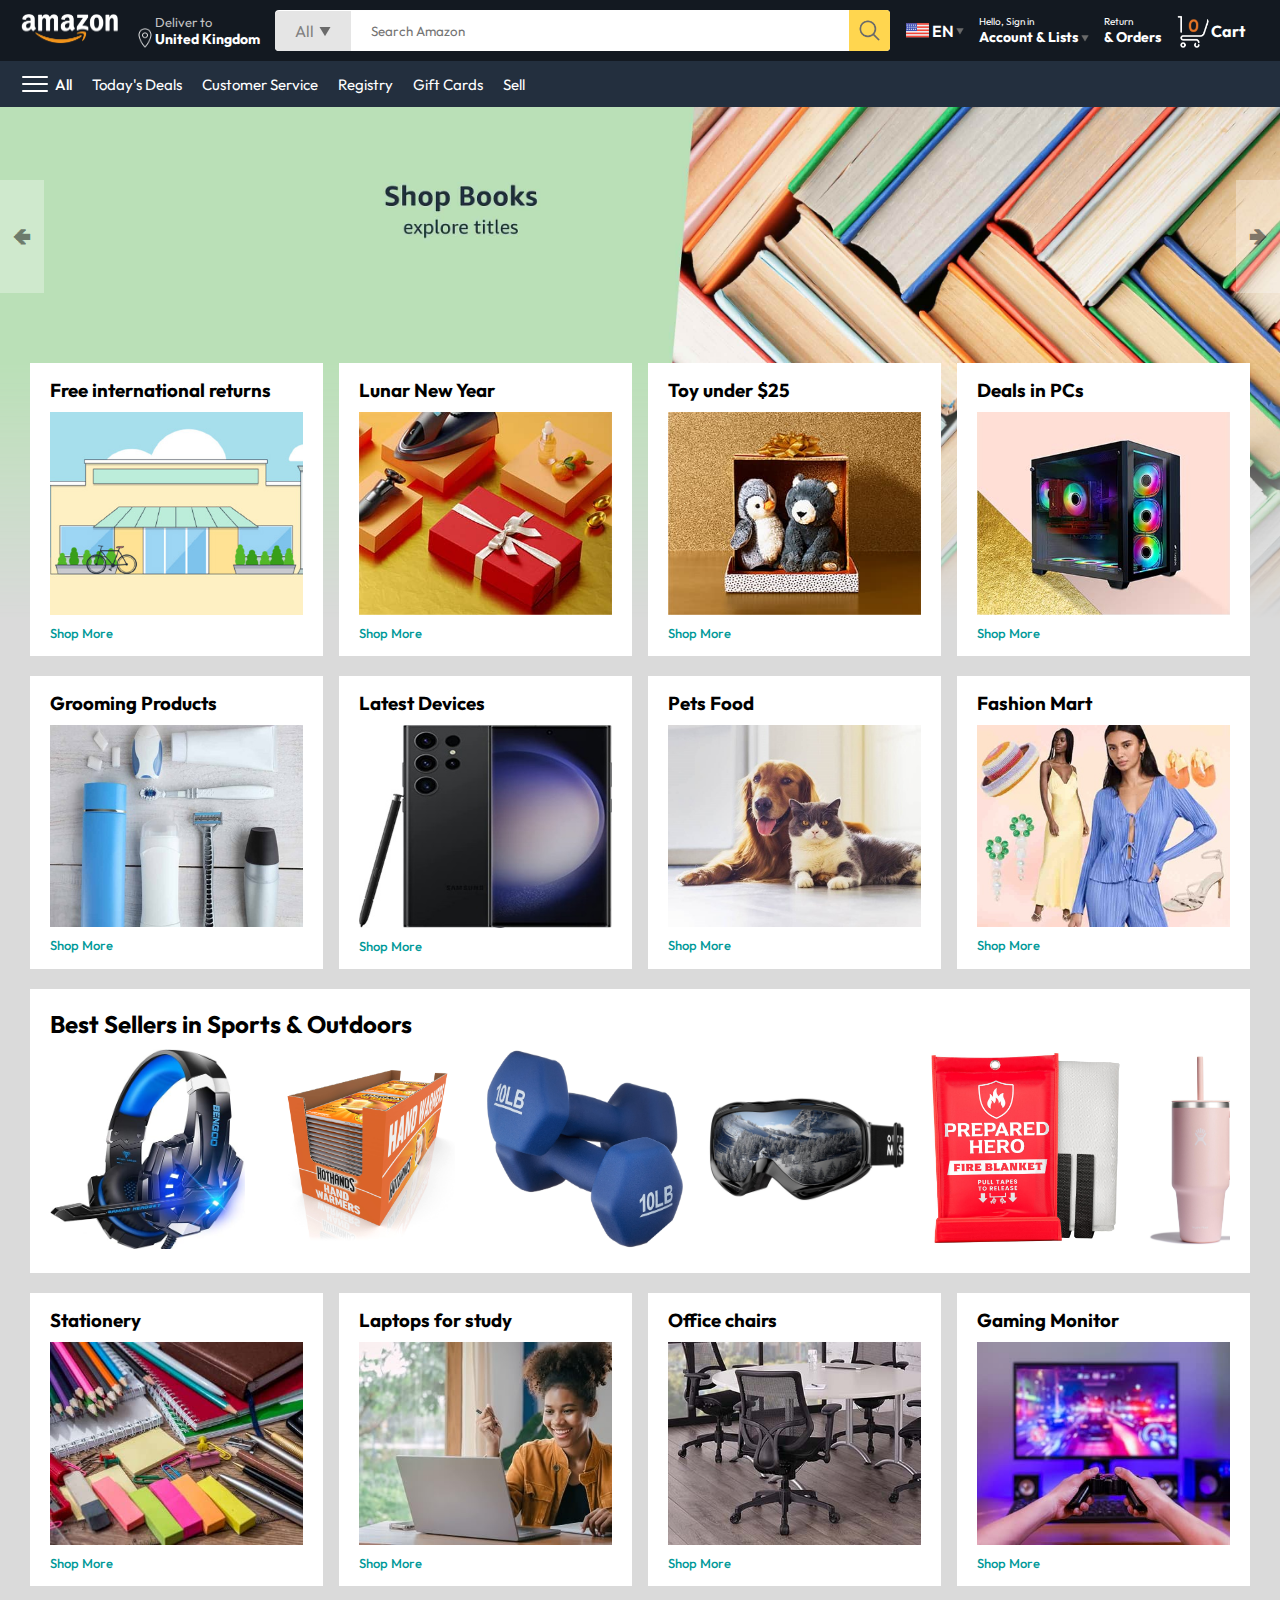
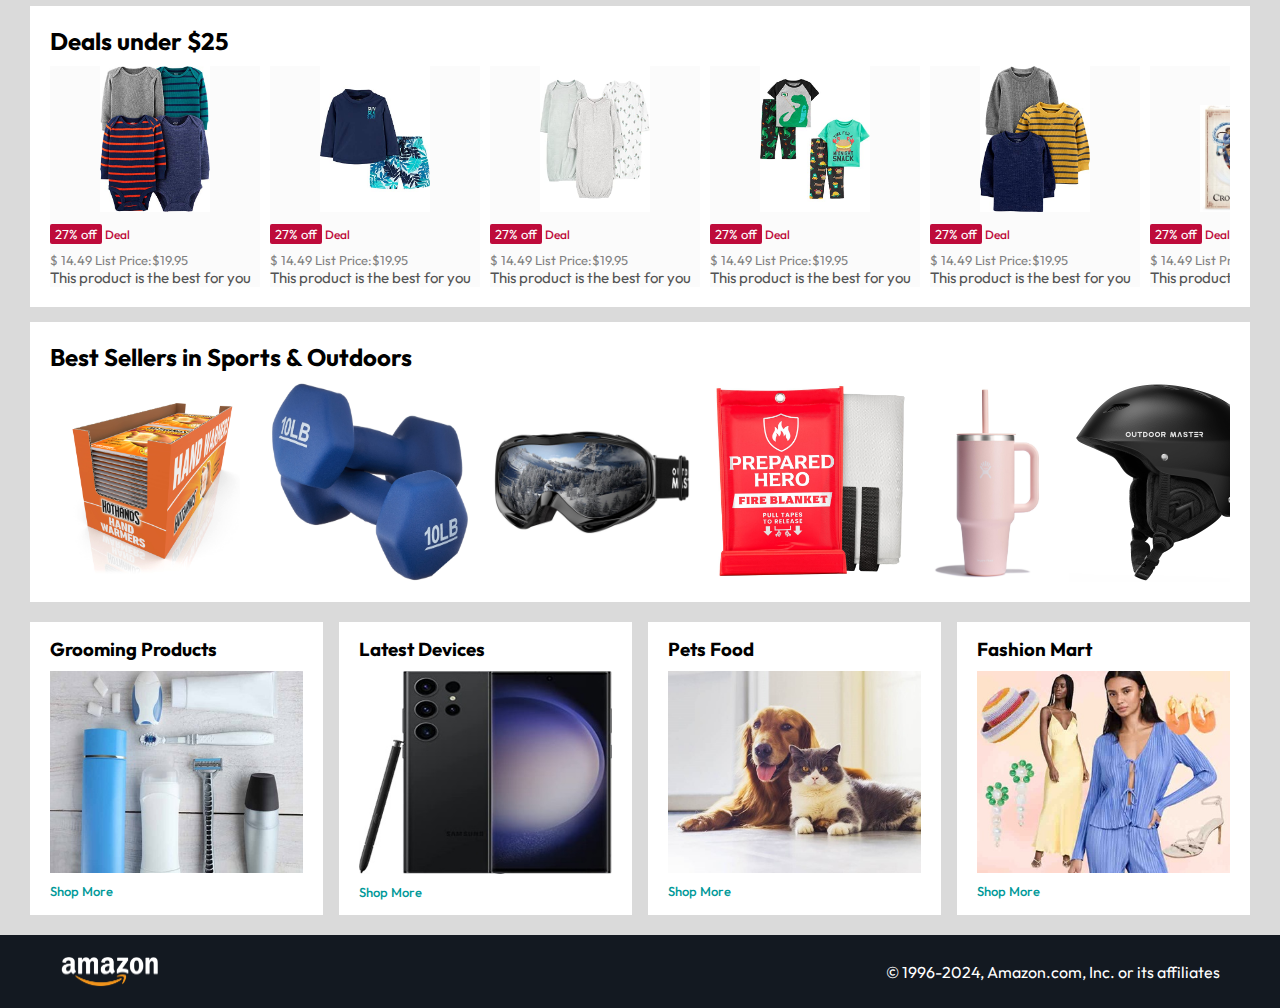
<file: index.html>
<!DOCTYPE html>
<html lang="en">

<head>
    <meta charset="UTF-8">
    <meta name="viewport" content="width=device-width, initial-scale=1.0">
    <title>Amazon Clone by Pratik Naik</title>
    <!-- favicon links  -->
    <link rel="apple-touch-icon" sizes="180x180" href="favicon/apple-touch-icon.png">
    <link rel="icon" type="image/png" sizes="32x32" href="favicon/favicon-32x32.png">
    <link rel="icon" type="image/png" sizes="16x16" href="favicon/favicon-16x16.png">
    <link rel="manifest" href="favicon/site.webmanifest">
    <link rel="mask-icon" href="favicon/safari-pinned-tab.svg" color="#5bbad5">
    <meta name="msapplication-TileColor" content="#da532c">
    <meta name="theme-color" content="#ffffff">
    <!-- stylesheets  -->
    <link rel="stylesheet" href="style.css">
</head>

<body>
    <!-- navigation bar starts  -->
    <nav>
        <a href="index.html">
            <img src="./assets/amazon_logo.png" width="100" alt="amazon_logo">
        </a>
        <div class="nav-country">
            <img src="./assets/location_icon.png" height="20" alt="location_icon">
            <div>
                <p>Deliver to</p>
                <h1>United Kingdom</h1>
            </div>
        </div>
        <div class="nav-search">
            <div class="nav-search-category">
                <p>All</p>
                <img src="./assets/dropdown_icon.png" height="12" alt="dropdown_icon">
            </div>
            <input class="nav-search-input" type="text" placeholder="Search Amazon">
            <img class="nav-search-icon" src="./assets/search_icon.png"  alt="">
        </div>
        <div class="nav-language">
            <img src="./assets/us_flag.png" width="25px" alt="">
            <p>EN</p>
            <img src="./assets/dropdown_icon.png" width="8px" alt="">
        </div>
        <div class="nav-text">
            <p><a href="signin.html">Hello, Sign in</a></p>
            <h1>Account & Lists <img src="./assets/dropdown_icon.png" width="8px" alt=""></h1>
        </div>
        <div class="nav-text">
            <p>Return</p>
            <h1> & Orders</h1>
        </div>
        <a href="signin.html" class="mobile-user-icon" style="display: none;">
            <img src="./assets/user.png" alt="">
        </a>
        <a href="cart.html" class="nav-cart">
            <img src="./assets/cart_icon.png" width="35px" alt="">
            <h4>Cart</h4>
        </a>
        
        
    </nav>
    <!-- navigation bar ends  -->

    <!-- sub navigation bar starts -->
    <div class="nav-bottom">
        <div id="open-nav-sidebar">
            <img src="./assets/menu_icon.png" width="30px" alt="">
            <p>All</p>
        </div>
        <p>Today's Deals</p>
        <p>Customer Service</p>
        <p>Registry</p>
        <p>Gift Cards</p>
        <p>Sell</p>
    </div>
    <!-- sub navigation bar ends  -->

    <!-- sidebar navigation starts  -->
    <div class="slidebar-container-navigation" id="slidebar-container-navigation">
        
    </div>

    <!-- sidebar navigation ends  -->

    <!-- header slider starts  -->
    <div class="header-slider">
        <a href="#" class="control_prev">&#129144</a>
        <a href="#" class="control_next">&#129146</a>
        <ul>
            <img src="./assets/header1.jpg" class="header-img" alt="">
            <img src="./assets/header2.jpg" class="header-img" alt="">
            <img src="./assets/header3.jpg" class="header-img" alt="">
            <img src="./assets/header4.jpg" class="header-img" alt="">
            <img src="./assets/header5.jpg" class="header-img" alt="">
            <img src="./assets/header6.jpg" class="header-img" alt="">
        </ul>
    </div>
    <!-- header slider ends -->

    <div class="box-row header-box">
        <div class="box-col">
            <h3>Free international returns</h3>
            <img src="./assets/box1-1.jpg" alt="">
            <a href="/">Shop More</a>
        </div>
        <div class="box-col">
            <h3>Lunar New Year</h3>
            <img src="./assets/box1-2.jpg" alt="">
            <a href="/">Shop More</a>
        </div>
        <div class="box-col">
            <h3>Toy under $25</h3>
            <img src="./assets/box1-3.jpg" alt="">
            <a href="/">Shop More</a>
        </div>
        <div class="box-col">
            <h3>Deals in PCs</h3>
            <img src="./assets/box1-4.jpg" alt="">
            <a href="/">Shop More</a>
        </div>
    </div>

    <div class="box-row ">
        <div class="box-col">
            <h3>Grooming Products</h3>
            <img src="./assets/box2-1.jpg" alt="">
            <a href="/">Shop More</a>
        </div>
        <div class="box-col">
            <h3>Latest Devices</h3>
            <img src="./assets/box2-2.jpg" alt="">
            <a href="/">Shop More</a>
        </div>
        <div class="box-col">
            <h3>Pets Food</h3>
            <img src="./assets/box2-3.jpg" alt="">
            <a href="/">Shop More</a>
        </div>
        <div class="box-col">
            <h3>Fashion Mart</h3>
            <img src="./assets/box2-4.jpg" alt="">
            <a href="/">Shop More</a>
        </div>
    </div>

    <div class="products-slider">
        <h2>Best Sellers in Sports & Outdoors</h2>
        <div class="products">
            <a href="product.html">
                <img src="./assets/product_img.jpg" alt="">
            </a>
            <img src="./assets/product1-1.jpg" alt="">
            <img src="./assets/product1-2.jpg" alt="">
            <img src="./assets/product1-3.jpg" alt="">
            <img src="./assets/product1-4.jpg" alt="">
            <img src="./assets/product1-5.jpg" alt="">
            <img src="./assets/product1-6.jpg" alt="">
            <img src="./assets/product1-7.jpg" alt="">
            <img src="./assets/product1-8.jpg" alt="">
            <img src="./assets/product1-9.jpg" alt="">
            <img src="./assets/product1-10.jpg" alt="">
        </div>
    </div>

    <div class="box-row ">
        <div class="box-col">
            <h3>Stationery</h3>
            <img src="./assets/box3-1.jpg" alt="">
            <a href="/">Shop More</a>
        </div>
        <div class="box-col">
            <h3>Laptops for study</h3>
            <img src="./assets/box3-2.jpg" alt="">
            <a href="/">Shop More</a>
        </div>
        <div class="box-col">
            <h3>Office chairs</h3>
            <img src="./assets/box3-3.jpg" alt="">
            <a href="/">Shop More</a>
        </div>
        <div class="box-col">
            <h3>Gaming Monitor</h3>
            <img src="./assets/box3-4.jpg" alt="">
            <a href="/">Shop More</a>
        </div>
    </div>

    <div class="products-slider-with-price">
        <h2>Deals under $25</h2>
        <div class="products">
            <div class="product-card">
                <div class="product-img-container">
                    <img src="./assets/product2-1.jpg" alt="">
                </div>
                <div class="product-offer">
                    <p>27% off</p> <span>Deal</span>
                </div>
                <p class="product-price">$ <span>14.49</span> List Price:$19.95</p>
                <h4>This product is the best for you</h4>
            </div>
            <div class="product-card">
                <div class="product-img-container">
                    <img src="./assets/product2-2.jpg" alt="">
                </div>
                <div class="product-offer">
                    <p>27% off</p> <span>Deal</span>
                </div>
                <p class="product-price">$ <span>14.49</span> List Price:$19.95</p>
                <h4>This product is the best for you</h4>
            </div>
            <div class="product-card">
                <div class="product-img-container">
                    <img src="./assets/product2-3.jpg" alt="">
                </div>
                <div class="product-offer">
                    <p>27% off</p> <span>Deal</span>
                </div>
                <p class="product-price">$ <span>14.49</span> List Price:$19.95</p>
                <h4>This product is the best for you</h4>
            </div>
            <div class="product-card">
                <div class="product-img-container">
                    <img src="./assets/product2-4.jpg" alt="">
                </div>
                <div class="product-offer">
                    <p>27% off</p> <span>Deal</span>
                </div>
                <p class="product-price">$ <span>14.49</span> List Price:$19.95</p>
                <h4>This product is the best for you</h4>
            </div>
            <div class="product-card">
                <div class="product-img-container">
                    <img src="./assets/product2-5.jpg" alt="">
                </div>
                <div class="product-offer">
                    <p>27% off</p> <span>Deal</span>
                </div>
                <p class="product-price">$ <span>14.49</span> List Price:$19.95</p>
                <h4>This product is the best for you</h4>
            </div>
            <div class="product-card">
                <div class="product-img-container">
                    <img src="./assets/product2-6.jpg" alt="">
                </div>
                <div class="product-offer">
                    <p>27% off</p> <span>Deal</span>
                </div>
                <p class="product-price">$ <span>14.49</span> List Price:$19.95</p>
                <h4>This product is the best for you</h4>
            </div>
            <div class="product-card">
                <div class="product-img-container">
                    <img src="./assets/product2-7.jpg" alt="">
                </div>
                <div class="product-offer">
                    <p>27% off</p> <span>Deal</span>
                </div>
                <p class="product-price">$ <span>14.49</span> List Price:$19.95</p>
                <h4>This product is the best for you</h4>
            </div>
            <div class="product-card">
                <div class="product-img-container">
                    <img src="./assets/product2-8.jpg" alt="">
                </div>
                <div class="product-offer">
                    <p>27% off</p> <span>Deal</span>
                </div>
                <p class="product-price">$ <span>14.49</span> List Price:$19.95</p>
                <h4>This product is the best for you</h4>
            </div>
            <div class="product-card">
                <div class="product-img-container">
                    <img src="./assets/product2-9.jpg" alt="">
                </div>
                <div class="product-offer">
                    <p>27% off</p> <span>Deal</span>
                </div>
                <p class="product-price">$ <span>14.49</span> List Price:$19.95</p>
                <h4>This product is the best for you</h4>
            </div>
            <div class="product-card">
                <div class="product-img-container">
                    <img src="./assets/product2-10.jpg" alt="">
                </div>
                <div class="product-offer">
                    <p>27% off</p> <span>Deal</span>
                </div>
                <p class="product-price">$ <span>14.49</span> List Price:$19.95</p>
                <h4>This product is the best for you</h4>
            </div>
            <div class="product-card">
                <div class="product-img-container">
                    <img src="./assets/product2-11.jpg" alt="">
                </div>
                <div class="product-offer">
                    <p>27% off</p> <span>Deal</span>
                </div>
                <p class="product-price">$ <span>14.49</span> List Price:$19.95</p>
                <h4>This product is the best for you</h4>
            </div>
        </div>

    </div>

    <div class="products-slider">
        <h2>Best Sellers in Sports & Outdoors</h2>
        <div class="products">
            <img src="./assets/product1-1.jpg" alt="">
            <img src="./assets/product1-2.jpg" alt="">
            <img src="./assets/product1-3.jpg" alt="">
            <img src="./assets/product1-4.jpg" alt="">
            <img src="./assets/product1-5.jpg" alt="">
            <img src="./assets/product1-6.jpg" alt="">
            <img src="./assets/product1-7.jpg" alt="">
            <img src="./assets/product1-8.jpg" alt="">
            <img src="./assets/product1-9.jpg" alt="">
            <img src="./assets/product1-10.jpg" alt="">
        </div>
    </div>

    <div class="box-row ">
        <div class="box-col">
            <h3>Grooming Products</h3>
            <img src="./assets/box2-1.jpg" alt="">
            <a href="/">Shop More</a>
        </div>
        <div class="box-col">
            <h3>Latest Devices</h3>
            <img src="./assets/box2-2.jpg" alt="">
            <a href="/">Shop More</a>
        </div>
        <div class="box-col">
            <h3>Pets Food</h3>
            <img src="./assets/box2-3.jpg" alt="">
            <a href="/">Shop More</a>
        </div>
        <div class="box-col">
            <h3>Fashion Mart</h3>
            <img src="./assets/box2-4.jpg" alt="">
            <a href="/">Shop More</a>
        </div>
    </div>

    <footer>
        <img src="./assets/amazon_logo.png" width="100" alt="">
        <p>© 1996-2024, Amazon.com, Inc. or its affiliates</p>
    </footer>

    <script src="script.js"></script>
</body>

</html>
</file>
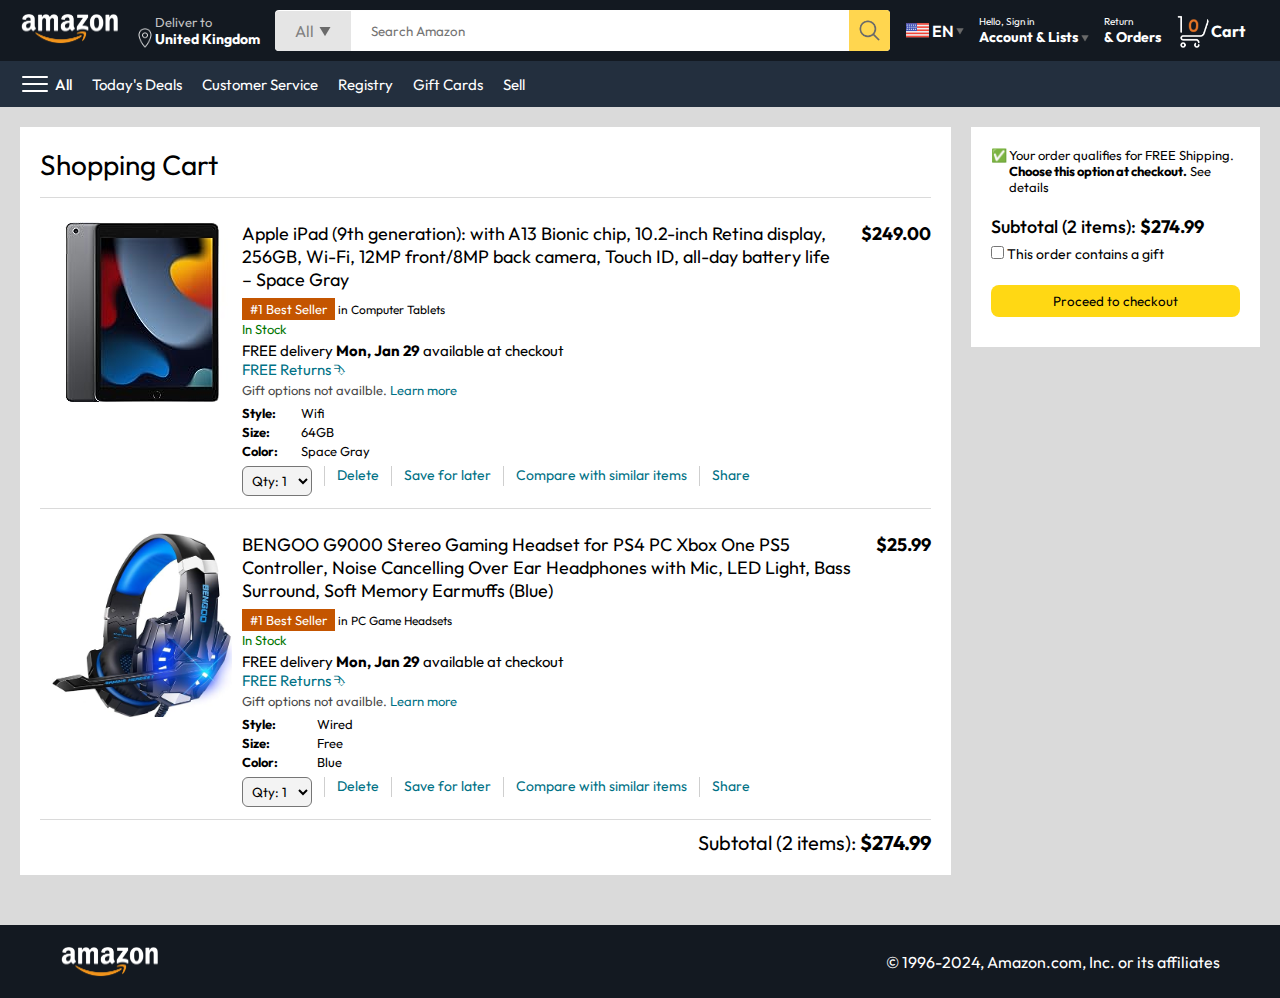
<file: cart.html>
<!DOCTYPE html>
<html lang="en">

<head>
    <meta charset="UTF-8">
    <meta name="viewport" content="width=device-width, initial-scale=1.0">
    <title>Cart</title><!-- favicon links  -->
    <link rel="apple-touch-icon" sizes="180x180" href="favicon/apple-touch-icon.png">
    <link rel="icon" type="image/png" sizes="32x32" href="favicon/favicon-32x32.png">
    <link rel="icon" type="image/png" sizes="16x16" href="favicon/favicon-16x16.png">
    <link rel="manifest" href="favicon/site.webmanifest">
    <link rel="mask-icon" href="favicon/safari-pinned-tab.svg" color="#5bbad5">
    <meta name="msapplication-TileColor" content="#da532c">
    <meta name="theme-color" content="#ffffff">
    <!-- stylesheets  -->
    <link rel="stylesheet" href="./style.css">
    <link rel="stylesheet" href="./cart.css">
</head>

<body>
    <!-- navigation bar starts  -->
    <nav>
        <a href="index.html">
            <img src="./assets/amazon_logo.png" width="100" alt="amazon_logo">
        </a>
        <div class="nav-country">
            <img src="./assets/location_icon.png" height="20" alt="location_icon">
            <div>
                <p>Deliver to</p>
                <h1>United Kingdom</h1>
            </div>
        </div>
        <div class="nav-search">
            <div class="nav-search-category">
                <p>All</p>
                <img src="./assets/dropdown_icon.png" height="12" alt="dropdown_icon">
            </div>
            <input class="nav-search-input" type="text" placeholder="Search Amazon">
            <img class="nav-search-icon" src="./assets/search_icon.png" alt="">
        </div>
        <div class="nav-language">
            <img src="./assets/us_flag.png" width="25px" alt="">
            <p>EN</p>
            <img src="./assets/dropdown_icon.png" width="8px" alt="">
        </div>
        <div class="nav-text">
            <p><a href="signin.html">Hello, Sign in</a></p>
            <h1>Account & Lists <img src="./assets/dropdown_icon.png" width="8px" alt=""></h1>
        </div>
        <div class="nav-text">
            <p>Return</p>
            <h1> & Orders</h1>
        </div>
        <a href="signin.html" class="mobile-user-icon" style="display: none;">
            <img src="./assets/user.png" alt="">
        </a>
        <a href="" class="nav-cart">
            <img src="./assets/cart_icon.png" width="35px" alt="">
            <h4>Cart</h4>
        </a>


    </nav>
    <!-- navigation bar ends  -->

    <!-- sub navigation bar starts -->
    <div class="nav-bottom">
        <div>
            <img src="./assets/menu_icon.png" width="30px" alt="">
            <p>All</p>
        </div>
        <p>Today's Deals</p>
        <p>Customer Service</p>
        <p>Registry</p>
        <p>Gift Cards</p>
        <p>Sell</p>
    </div>
    <!-- sub navigation bar ends  -->


    <div class="cart">
        <div class="cart-left">
            <h1>Shopping Cart</h1>
            <hr>

            <div class="product-cart-list">
                <img src="./assets/ipad_img.jpg" alt="" width="180px">
                <div>
                    <div class="product-cart-titleprice">
                        <p>Apple iPad (9th generation): with A13 Bionic chip, 10.2-inch Retina display, 256GB, Wi-Fi,
                            12MP front/8MP back camera, Touch ID, all-day battery life – Space Gray</p>
                        <p><b>$249.00</b></p>
                    </div>
                    <p class="product-cart-bestseller"><span>#1 Best Seller</span> in Computer Tablets</p>
                    <p class="product-cart-stock">In Stock</p>
                    <p class="product-cart-delivery">FREE delivery <b>Mon, Jan 29</b> available at checkout</p>
                    <p class="product-cart-returns">FREE Returns &#11191</p>
                    <p class="product-cart-giftoptions">Gift options not availble. <span>Learn more</span></p>

                    <div class="product-cart-specs">
                        <p><b>Style:</b></p>
                        <p>Wifi</p>
                        <p><b>Size:</b></p>
                        <p>64GB</p>
                        <p><b>Color:</b></p>
                        <p>Space Gray</p>
                    </div>

                    <div class="cart-list-action">
                        <select name="" id="">
                            <option value="1">Qty: 1</option>
                            <option value="2">Qty: 2</option>
                            <option value="3">Qty: 3</option>
                            <option value="4">Qty: 4</option>
                        </select>
                        <hr>
                        <p class="action-btn">Delete</p>
                        <hr>
                        <p class="action-btn">Save for later</p>
                        <hr>
                        <p class="action-btn">Compare with similar items</p>
                        <hr>
                        <p class="action-btn">Share</p>
                    </div>

                </div>
            </div>

            <hr>

            <div class="product-cart-list">
                <img src="./assets/product_img.jpg" alt="" width="180px">
                <div>
                    <div class="product-cart-titleprice">
                        <p>BENGOO G9000 Stereo Gaming Headset for PS4 PC Xbox One PS5 Controller, Noise Cancelling Over
                            Ear Headphones with Mic, LED Light, Bass Surround, Soft Memory Earmuffs (Blue)</p>
                        <p><b>$25.99</b></p>
                    </div>
                    <p class="product-cart-bestseller"><span>#1 Best Seller</span> in PC Game Headsets</p>
                    <p class="product-cart-stock">In Stock</p>
                    <p class="product-cart-delivery">FREE delivery <b>Mon, Jan 29</b> available at checkout</p>
                    <p class="product-cart-returns">FREE Returns &#11191</p>
                    <p class="product-cart-giftoptions">Gift options not availble. <span>Learn more</span></p>

                    <div class="product-cart-specs">
                        <p><b>Style:</b></p>
                        <p>Wired</p>
                        <p><b>Size:</b></p>
                        <p>Free</p>
                        <p><b>Color:</b></p>
                        <p>Blue</p>
                    </div>

                    <div class="cart-list-action">
                        <select name="" id="">
                            <option value="1">Qty: 1</option>
                            <option value="2">Qty: 2</option>
                            <option value="3">Qty: 3</option>
                            <option value="4">Qty: 4</option>
                        </select>
                        <hr>
                        <p class="action-btn">Delete</p>
                        <hr>
                        <p class="action-btn">Save for later</p>
                        <hr>
                        <p class="action-btn">Compare with similar items</p>
                        <hr>
                        <p class="action-btn">Share</p>
                    </div>

                </div>
            </div>

            <hr>

            <div class="cart-list-subtotal">
                Subtotal (2 items): <b>$274.99</b>
            </div>

        </div>
        <div class="cart-right">
            <div class="cart-free-delivery">
                <p>&#x2705</p>
                <p>Your order qualifies for FREE Shipping. <b>Choose this option at checkout.</b> See details</p>
            </div>
            <p class="cart-subtotal">Subtotal (2 items): <b>$274.99</b></p>
            <p class="cart-right-gift"> <input type="checkbox" name="" id=""> This order contains a gift</p>
            <button>Proceed to checkout</button>
        </div>
    </div>

    <footer class="footer-cart">
        <img src="./assets/amazon_logo.png" width="100" alt="">
        <p>© 1996-2024, Amazon.com, Inc. or its affiliates</p>
    </footer>



</body>

</html>
</file>
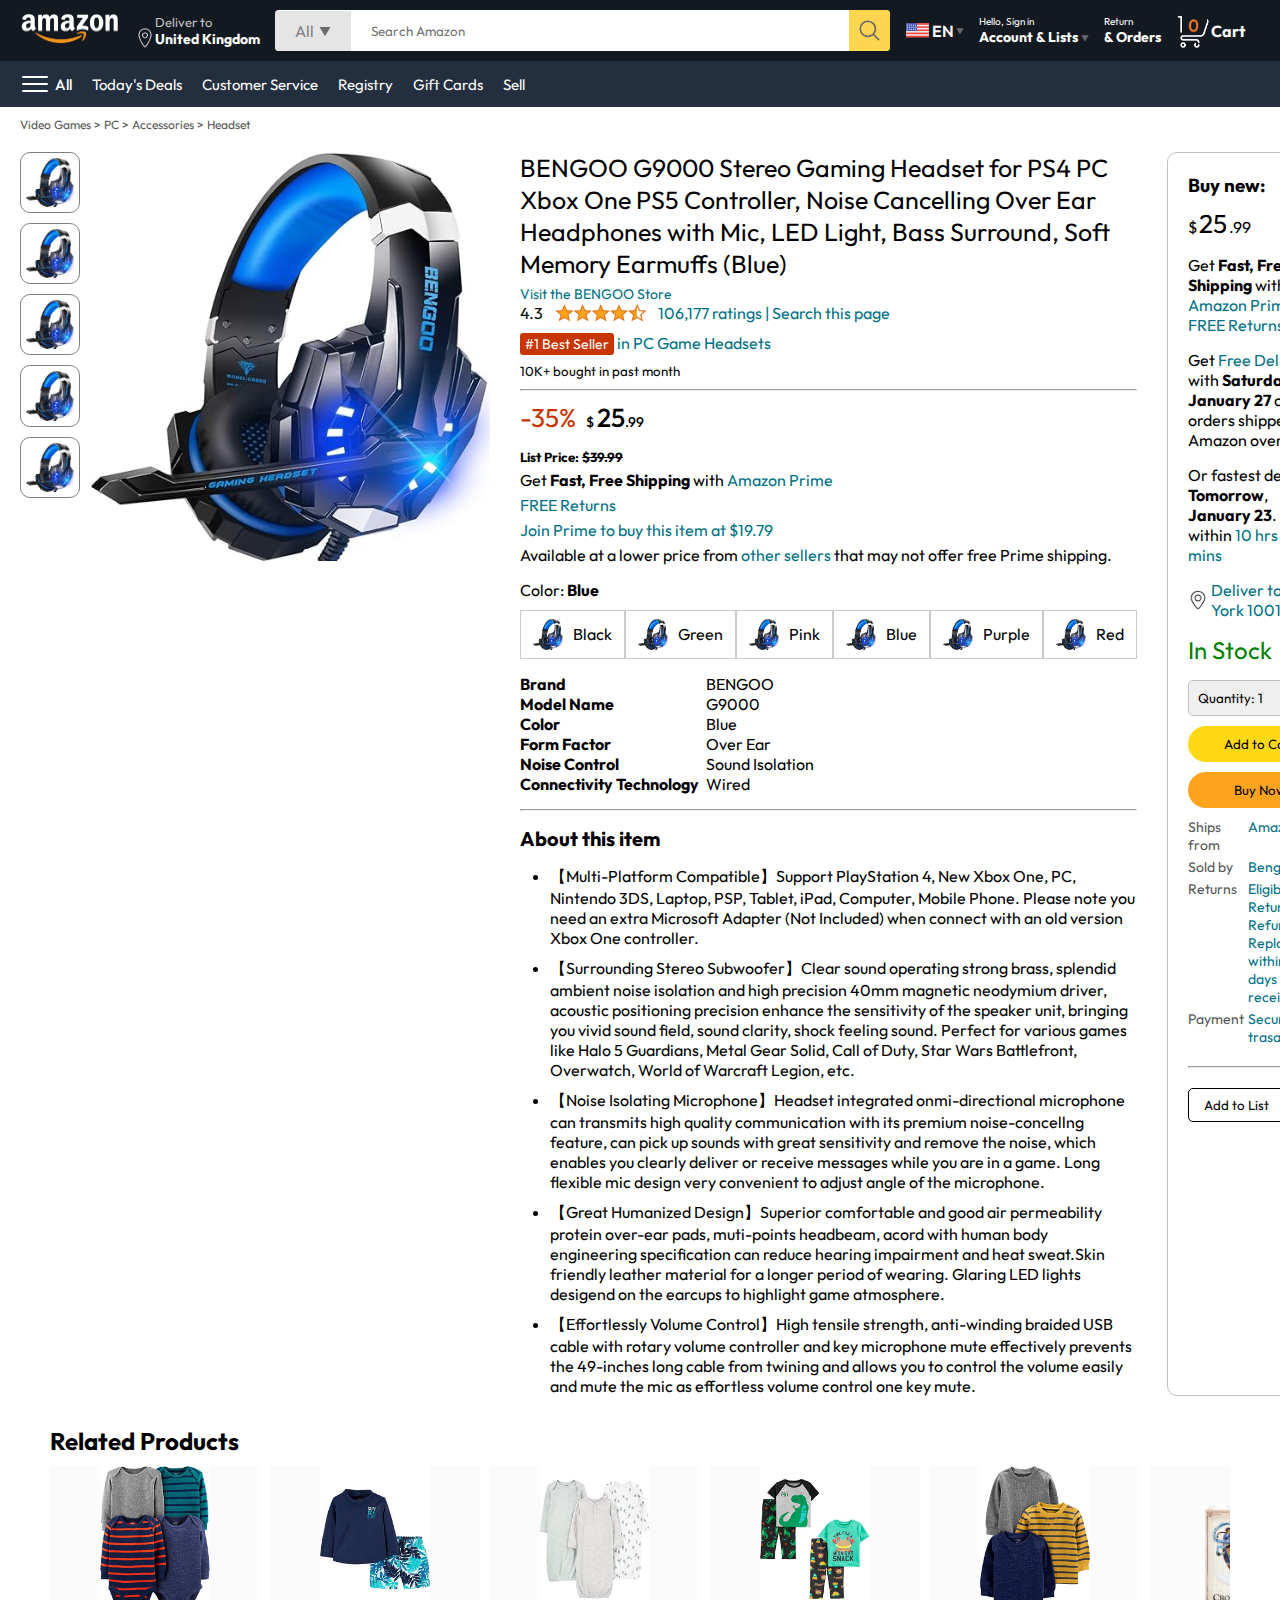
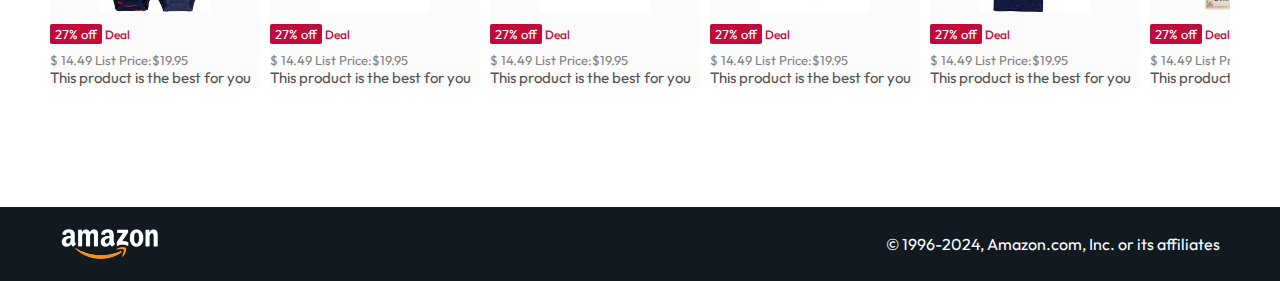
<file: product.html>
<!DOCTYPE html>
<html lang="en">

<head>
  <meta charset="UTF-8">
  <meta name="viewport" content="width=device-width, initial-scale=1.0">
  <title>Product Page</title><!-- favicon links  -->
  <link rel="apple-touch-icon" sizes="180x180" href="favicon/apple-touch-icon.png">
  <link rel="icon" type="image/png" sizes="32x32" href="favicon/favicon-32x32.png">
  <link rel="icon" type="image/png" sizes="16x16" href="favicon/favicon-16x16.png">
  <link rel="manifest" href="favicon/site.webmanifest">
  <link rel="mask-icon" href="favicon/safari-pinned-tab.svg" color="#5bbad5">
  <meta name="msapplication-TileColor" content="#da532c">
  <meta name="theme-color" content="#ffffff">
  <!-- stylesheets  -->
  <link rel="stylesheet" href="style.css">
  <link rel="stylesheet" href="product.css">
</head>

<body>
  <!-- navigation bar starts  -->
  <nav>
    <a href="index.html">
      <img src="./assets/amazon_logo.png" width="100" alt="amazon_logo">
    </a>
    <div class="nav-country">
      <img src="./assets/location_icon.png" height="20" alt="location_icon">
      <div>
        <p>Deliver to</p>
        <h1>United Kingdom</h1>
      </div>
    </div>
    <div class="nav-search">
      <div class="nav-search-category">
        <p>All</p>
        <img src="./assets/dropdown_icon.png" height="12" alt="dropdown_icon">
      </div>
      <input class="nav-search-input" type="text" placeholder="Search Amazon">
      <img class="nav-search-icon" src="./assets/search_icon.png" alt="">
    </div>
    <div class="nav-language">
      <img src="./assets/us_flag.png" width="25px" alt="">
      <p>EN</p>
      <img src="./assets/dropdown_icon.png" width="8px" alt="">
    </div>
    <div class="nav-text">
      <p><a href="signin.html">Hello, Sign in</a></p>
      <h1>Account & Lists <img src="./assets/dropdown_icon.png" width="8px" alt=""></h1>
    </div>
    <div class="nav-text">
      <p>Return</p>
      <h1> & Orders</h1>
    </div>
    <a href="signin.html" class="mobile-user-icon" style="display: none;">
      <img src="./assets/user.png" alt="">
    </a>
    <a href="cart.html" class="nav-cart">
      <img src="./assets/cart_icon.png" width="35px" alt="">
      <h4>Cart</h4>
    </a>


  </nav>
  <!-- navigation bar ends  -->

  <!-- sub navigation bar starts -->
  <div class="nav-bottom">
    <div>
      <img src="./assets/menu_icon.png" width="30px" alt="">
      <p>All</p>
    </div>
    <p>Today's Deals</p>
    <p>Customer Service</p>
    <p>Registry</p>
    <p>Gift Cards</p>
    <p>Sell</p>
  </div>
  <!-- sub navigation bar ends  -->

  <p class="breadcrum">Video Games > PC > Accessories > Headset</p>

  <div class="product-display">
    <div class="product-d-image">
      <div class="product-icons">
        <img src="./assets/product_img.jpg" width="60" alt="">
        <img src="./assets/product_img.jpg" width="60" alt="">
        <img src="./assets/product_img.jpg" width="60" alt="">
        <img src="./assets/product_img.jpg" width="60" alt="">
        <img src="./assets/product_img.jpg" width="60" alt="">
      </div>
      <div class="product-main-image">
        <img src="./assets/product_img.jpg" width="400" alt="">
      </div>
    </div>
    <div class="product-d-details">
      <p class="product-title">
        BENGOO G9000 Stereo Gaming Headset for PS4 PC Xbox One PS5 Controller, Noise Cancelling Over Ear Headphones with
        Mic, LED Light, Bass Surround, Soft Memory Earmuffs (Blue)
      </p>
      <p class="brand-store">
        Visit the BENGOO Store
      </p>
      <div class="product-rating">
        <div>
          <div>4.3 <img src="./assets/rating_img.png" height="20"></div>
          <p>106,177 ratings | Search this page</p>
        </div>
        <p><span>#1 Best Seller</span> in PC Game Headsets</p>
        <h5>10K+ bought in past month</h5>
        <hr>
      </div>
      <div class="product-d-price">
        <div>
          <p>-35%</p>
          <h1>$ <span>25</span>.99</h1>
        </div>
        <h5>List Price: <span>$39.99</span></h5>
        <p>Get <b>Fast, Free Shipping</b> with <span>Amazon Prime</span></p>
        <p><span>FREE Returns</span></p>
        <p><span>Join Prime to buy this item at $19.79</span></p>
        <p>Available at a lower price from <span>other sellers</span> that may not offer free Prime shipping.</p>
      </div>
      <div class="product-color-selection">
        <p>Color: <b>Blue</b></p>
        <div class="product-color-options">
          <div class="option">
            <img src="./assets/product_img.jpg" width="30" alt="">
            <p>Black</p>
          </div>
          <div class="option">
            <img src="./assets/product_img.jpg" width="30" alt="">
            <p>Green</p>
          </div>
          <div class="option">
            <img src="./assets/product_img.jpg" width="30" alt="">
            <p>Pink</p>
          </div>
          <div class="option">
            <img src="./assets/product_img.jpg" width="30" alt="">
            <p>Blue</p>
          </div>
          <div class="option">
            <img src="./assets/product_img.jpg" width="30" alt="">
            <p>Purple</p>
          </div>
          <div class="option">
            <img src="./assets/product_img.jpg" width="30" alt="">
            <p>Red</p>
          </div>
        </div>
      </div>
      <div class="product-info">
        <p><b>Brand</b></p>
        <p>BENGOO</p>
        <p><b>Model Name</b></p>
        <p>G9000</p>
        <p><b>Color</b></p>
        <p>Blue</p>
        <p><b>Form Factor</b></p>
        <p>Over Ear</p>
        <p><b>Noise Control</b></p>
        <p>Sound Isolation</p>
        <p><b>Connectivity Technology</b></p>
        <p>Wired</p>
      </div>
      <hr>
      <div class="product-description">
        <h1>About this item</h1>
        <ul>
          <li>【Multi-Platform Compatible】Support PlayStation 4, New Xbox One, PC, Nintendo 3DS, Laptop, PSP, Tablet,
            iPad, Computer, Mobile Phone. Please note you need an extra Microsoft Adapter (Not Included) when connect
            with an old version Xbox One controller.</li>
          <li>【Surrounding Stereo Subwoofer】Clear sound operating strong brass, splendid ambient noise isolation and
            high precision 40mm magnetic neodymium driver, acoustic positioning precision enhance the sensitivity of the
            speaker unit, bringing you vivid sound field, sound clarity, shock feeling sound. Perfect for various games
            like Halo 5 Guardians, Metal Gear Solid, Call of Duty, Star Wars Battlefront, Overwatch, World of Warcraft
            Legion, etc.</li>
          <li>【Noise Isolating Microphone】Headset integrated onmi-directional microphone can transmits high quality
            communication with its premium noise-concellng feature, can pick up sounds with great sensitivity and remove
            the noise, which enables you clearly deliver or receive messages while you are in a game. Long flexible mic
            design very convenient to adjust angle of the microphone.</li>
          <li>【Great Humanized Design】Superior comfortable and good air permeability protein over-ear pads, muti-points
            headbeam, acord with human body engineering specification can reduce hearing impairment and heat sweat.Skin
            friendly leather material for a longer period of wearing. Glaring LED lights desigend on the earcups to
            highlight game atmosphere.</li>
          <li>【Effortlessly Volume Control】High tensile strength, anti-winding braided USB cable with rotary volume
            controller and key microphone mute effectively prevents the 49-inches long cable from twining and allows you
            to control the volume easily and mute the mic as effortless volume control one key mute.</li>
        </ul>
      </div>
    </div>
    <div class="product-d-purchase">
      <div class="title">
        <h3>Buy new:</h3> <img src="./assets/circle_icon.png" alt="" width="20">
      </div>
      <h1 class="price">$<span>25</span>.99</h1>
      <div class="gap">
        <p>Get <b>Fast, Free Shipping</b> with <span>Amazon Prime</span></p>
        <p><span>FREE Returns</span></p>
      </div>
      <div class="gap">
        <p>Get <span>Free Delivery</span> with <b>Saturday</b>,</p>
        <p><b>January 27</b> on orders shipped by Amazon over $35</p>
      </div>
      <div class="gap">
        <p>Or fastest deliver <b>Tomorrow</b>, <b>January 23</b>. Order within <span>10 hrs 56 mins</span></p>
      </div>
      <div class="delivery-location">
        <img src="./assets/location_icon_dark.png" alt="" width="20">
        <p><span>Deliver to New York 10014</span></p>
      </div>
      <h2 class="product-stock">In Stock</h2>
      <select class="product-quantity" name="" id="">
        <option value="1">Quantity: 1</option>
        <option value="2">Quantity: 2</option>
        <option value="3">Quantity: 3</option>
      </select>

      <button class="btn">Add to Cart</button>
      <button class="btn product-buy">Buy Now</button>

      <div class="product-seller-info">
        <p>Ships from</p>
        <p><span>Amazon</span></p>
        <p>Sold by</p>
        <p><span>Bengoo Inc.</span></p>
        <p>Returns</p>
        <p><span>Eligible for Return, Refund or Replacement within 30 days of receipt</span></p>
        <p>Payment</p>
        <p><span>Secure trasaction</span></p>
      </div>

      <hr>

      <button class="product-add-list">Add to List</button>
    </div>
  </div>


  <!-- products slider  -->
  <div class="products-slider-with-price">
    <h2>Related Products</h2>
    <div class="products">
      <div class="product-card">
        <div class="product-img-container">
          <img src="./assets/product2-1.jpg" alt="">
        </div>
        <div class="product-offer">
          <p>27% off</p> <span>Deal</span>
        </div>
        <p class="product-price">$ <span>14.49</span> List Price:$19.95</p>
        <h4>This product is the best for you</h4>
      </div>
      <div class="product-card">
        <div class="product-img-container">
          <img src="./assets/product2-2.jpg" alt="">
        </div>
        <div class="product-offer">
          <p>27% off</p> <span>Deal</span>
        </div>
        <p class="product-price">$ <span>14.49</span> List Price:$19.95</p>
        <h4>This product is the best for you</h4>
      </div>
      <div class="product-card">
        <div class="product-img-container">
          <img src="./assets/product2-3.jpg" alt="">
        </div>
        <div class="product-offer">
          <p>27% off</p> <span>Deal</span>
        </div>
        <p class="product-price">$ <span>14.49</span> List Price:$19.95</p>
        <h4>This product is the best for you</h4>
      </div>
      <div class="product-card">
        <div class="product-img-container">
          <img src="./assets/product2-4.jpg" alt="">
        </div>
        <div class="product-offer">
          <p>27% off</p> <span>Deal</span>
        </div>
        <p class="product-price">$ <span>14.49</span> List Price:$19.95</p>
        <h4>This product is the best for you</h4>
      </div>
      <div class="product-card">
        <div class="product-img-container">
          <img src="./assets/product2-5.jpg" alt="">
        </div>
        <div class="product-offer">
          <p>27% off</p> <span>Deal</span>
        </div>
        <p class="product-price">$ <span>14.49</span> List Price:$19.95</p>
        <h4>This product is the best for you</h4>
      </div>
      <div class="product-card">
        <div class="product-img-container">
          <img src="./assets/product2-6.jpg" alt="">
        </div>
        <div class="product-offer">
          <p>27% off</p> <span>Deal</span>
        </div>
        <p class="product-price">$ <span>14.49</span> List Price:$19.95</p>
        <h4>This product is the best for you</h4>
      </div>
      <div class="product-card">
        <div class="product-img-container">
          <img src="./assets/product2-7.jpg" alt="">
        </div>
        <div class="product-offer">
          <p>27% off</p> <span>Deal</span>
        </div>
        <p class="product-price">$ <span>14.49</span> List Price:$19.95</p>
        <h4>This product is the best for you</h4>
      </div>
      <div class="product-card">
        <div class="product-img-container">
          <img src="./assets/product2-8.jpg" alt="">
        </div>
        <div class="product-offer">
          <p>27% off</p> <span>Deal</span>
        </div>
        <p class="product-price">$ <span>14.49</span> List Price:$19.95</p>
        <h4>This product is the best for you</h4>
      </div>
      <div class="product-card">
        <div class="product-img-container">
          <img src="./assets/product2-9.jpg" alt="">
        </div>
        <div class="product-offer">
          <p>27% off</p> <span>Deal</span>
        </div>
        <p class="product-price">$ <span>14.49</span> List Price:$19.95</p>
        <h4>This product is the best for you</h4>
      </div>
      <div class="product-card">
        <div class="product-img-container">
          <img src="./assets/product2-10.jpg" alt="">
        </div>
        <div class="product-offer">
          <p>27% off</p> <span>Deal</span>
        </div>
        <p class="product-price">$ <span>14.49</span> List Price:$19.95</p>
        <h4>This product is the best for you</h4>
      </div>
      <div class="product-card">
        <div class="product-img-container">
          <img src="./assets/product2-11.jpg" alt="">
        </div>
        <div class="product-offer">
          <p>27% off</p> <span>Deal</span>
        </div>
        <p class="product-price">$ <span>14.49</span> List Price:$19.95</p>
        <h4>This product is the best for you</h4>
      </div>
    </div>

  </div>

  <footer class="product-footer">
    <img src="./assets/amazon_logo.png" width="100" alt="">
    <p>© 1996-2024, Amazon.com, Inc. or its affiliates</p>
  </footer>

  <script>
    //! --------------------- products scrollbar ------------------------------------------------

    const scrollContainer = document.querySelectorAll('.products');
    for (const item of scrollContainer) {
      item.addEventListener('wheel', (evt) => {
        evt.preventDefault();
        item.scrollLeft += evt.deltaY;
      });
    }
  </script>
</body>

</html>
</file>
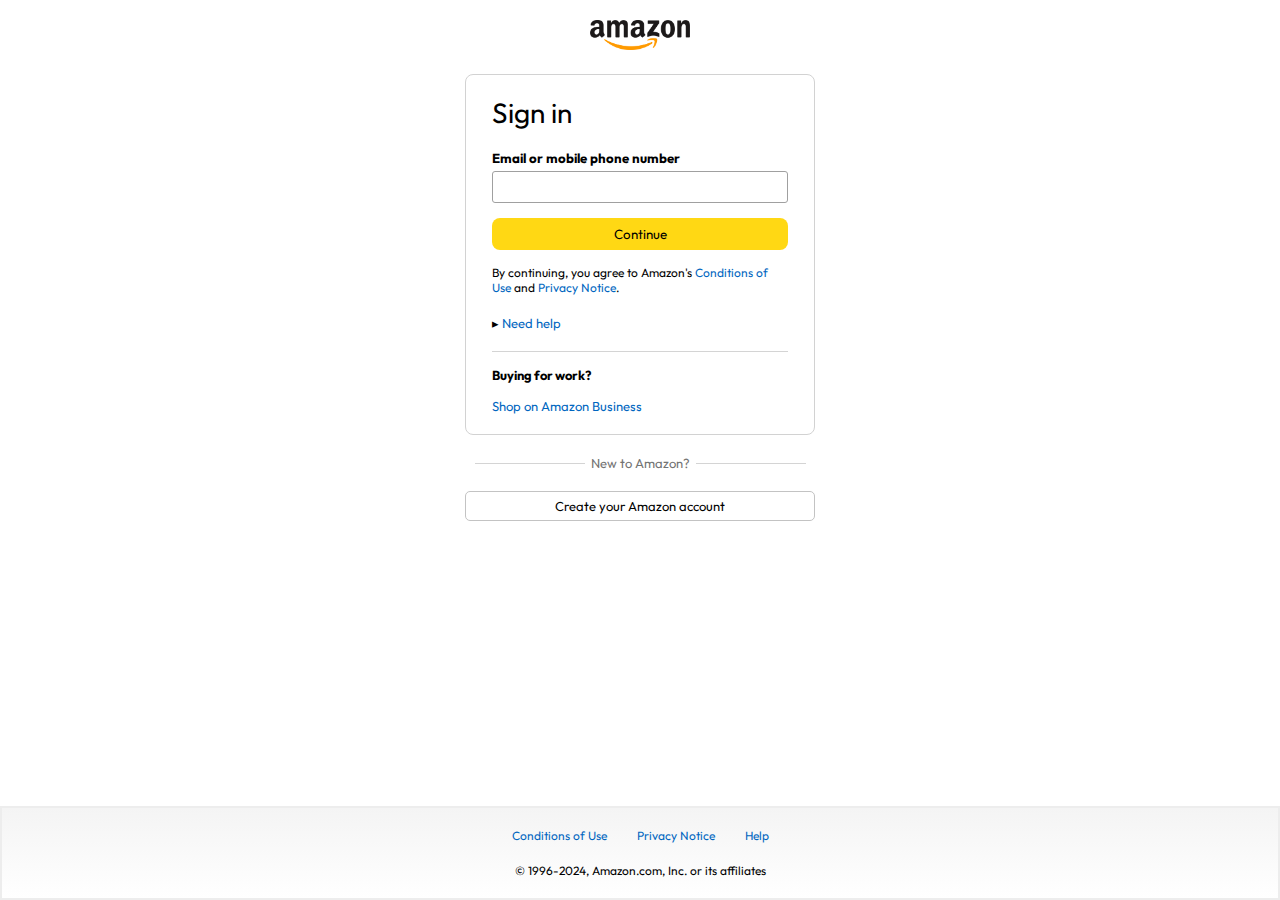
<file: signin.html>
<!DOCTYPE html>
<html lang="en">

<head>
    <meta charset="UTF-8">
    <meta name="viewport" content="width=device-width, initial-scale=1.0">
    <title>Sign In</title><!-- favicon links  -->
    <link rel="apple-touch-icon" sizes="180x180" href="favicon/apple-touch-icon.png">
    <link rel="icon" type="image/png" sizes="32x32" href="favicon/favicon-32x32.png">
    <link rel="icon" type="image/png" sizes="16x16" href="favicon/favicon-16x16.png">
    <link rel="manifest" href="favicon/site.webmanifest">
    <link rel="mask-icon" href="favicon/safari-pinned-tab.svg" color="#5bbad5">
    <meta name="msapplication-TileColor" content="#da532c">
    <meta name="theme-color" content="#ffffff">
    <!-- stylesheets  -->
    <link rel="stylesheet" href="signin.css">

</head>

<body>
    <a href="index.html"><img class="logo" src="./assets/amazon_logo_dark.png" alt="" width="100px"></a>
    <!-- signin container  -->
    <div class="signin-container">
        <h1 class="signin-title">Sign in</h1>
        <h5 class="input-label">Email or mobile phone number</h5>
        <input type="text">
        <button>Continue</button>
        <p class="signin-condition">By continuing, you agree to Amazon's <span>Conditions of Use</span> and <span>Privacy Notice</span>.</p>
        <p class="signin-help">&#9656 <span>Need help</span></p>
        <hr>
        <h4>Buying for work?</h4>
        <p class="signin-business"><span>Shop on Amazon Business</span></p>
    </div>
    <div class="signin-bottom">
        <hr>
        <p>New to Amazon?</p>
        <hr>
    </div>
    <a href="signup.html"><button class="signin-signup-btn">Create your Amazon account</button></a>
    <footer>
        <div class="footer-links">
            <a href="#">Conditions of Use</a>
            <a href="#">Privacy Notice</a>
            <a href="#">Help</a>
        </div>
        <p class="footer-copyright">© 1996-2024, Amazon.com, Inc. or its affiliates</p>
    </footer>
</body>

</html>
</file>
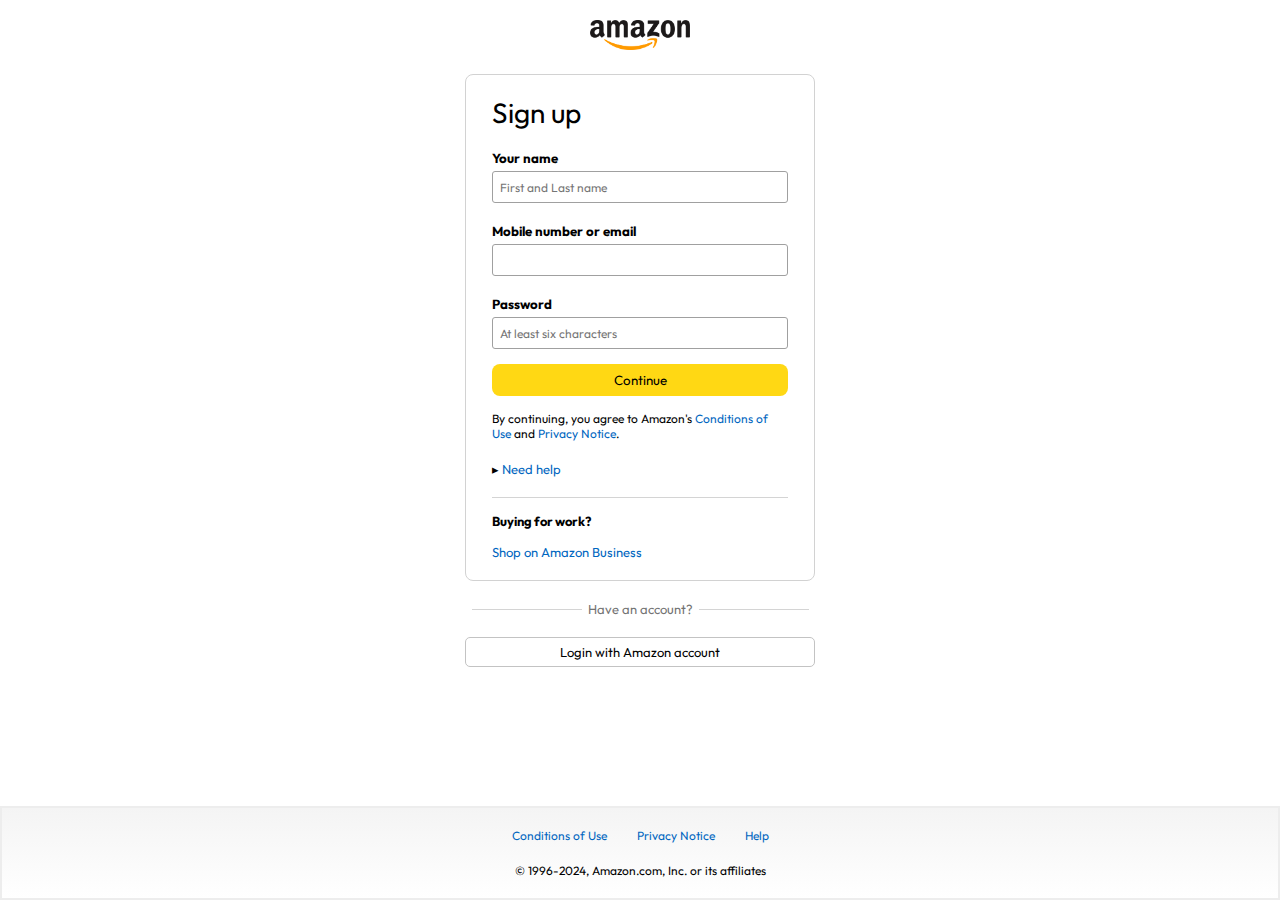
<file: signup.html>
<!DOCTYPE html>
<html lang="en">

<head>
    <meta charset="UTF-8">
    <meta name="viewport" content="width=device-width, initial-scale=1.0">
    <title>Sign up</title>
    <!-- favicon links  -->
    <link rel="apple-touch-icon" sizes="180x180" href="favicon/apple-touch-icon.png">
    <link rel="icon" type="image/png" sizes="32x32" href="favicon/favicon-32x32.png">
    <link rel="icon" type="image/png" sizes="16x16" href="favicon/favicon-16x16.png">
    <link rel="manifest" href="favicon/site.webmanifest">
    <link rel="mask-icon" href="favicon/safari-pinned-tab.svg" color="#5bbad5">
    <meta name="msapplication-TileColor" content="#da532c">
    <meta name="theme-color" content="#ffffff">
    <!-- stylesheets  -->
    <link rel="stylesheet" href="signin.css">

</head>

<body>
    <a href="index.html"><img class="logo" src="./assets/amazon_logo_dark.png" alt="" width="100px"></a>
    <!-- signin container  -->
    <div class="signin-container">
        <h1 class="signin-title">Sign up</h1>
        <h5 class="input-label">Your name</h5>
        <input type="text" placeholder="First and Last name">
        <h5 class="input-label">Mobile number or email</h5>
        <input type="text" placeholder="">
        <h5 class="input-label">Password</h5>
        <input type="password" name="" id="" placeholder="At least six characters">
        <button>Continue</button>
        <p class="signin-condition">By continuing, you agree to Amazon's <span>Conditions of Use</span> and <span>Privacy Notice</span>.</p>
        <p class="signin-help">&#9656 <span>Need help</span></p>
        <hr>
        <h4>Buying for work?</h4>
        <p class="signin-business"><span>Shop on Amazon Business</span></p>
    </div>
    <div class="signin-bottom">
        <hr>
        <p>Have an account?</p>
        <hr>
    </div>
    <a href="signin.html"><button class="signin-signup-btn">Login with Amazon account</button></a>
    <footer>
        <div class="footer-links">
            <a href="#">Conditions of Use</a>
            <a href="#">Privacy Notice</a>
            <a href="#">Help</a>
        </div>
        <p class="footer-copyright">© 1996-2024, Amazon.com, Inc. or its affiliates</p>
    </footer>
</body>

</html>
</file>
<file: style.css>
@import url('https://fonts.googleapis.com/css2?family=Outfit:wght@100..900&display=swap');

* {
    margin: 0;
    padding: 0;
    box-sizing: border-box;
    font-family: Outfit;
}

body {
    background: #dadada;
}

a {
    text-decoration: none;
    color: inherit;
}

nav {
    display: flex;
    align-items: center;
    justify-content: space-between;
    background-color: #131921;
    padding: 10px 20px;
    color: #fff;
}

.nav-country {
    display: flex;
    align-items: end;
    margin-left: 15px;
    font-size: 13px;
    color: #c4c4c4;
}

.nav-country h1 {
    color: #fff;
    font-size: 14px;
}

.nav-search {
    flex: 1;
    display: flex;
    align-items: center;
    background-color: #fff;
    color: gray;
    max-width: 1000px;
    border-radius: 4px;
    margin-left: 15px;
}

.nav-search-category {
    display: flex;
    align-items: center;
    padding: 10px 20px;
    gap: 5px;
    background-color: #e5e5e5;
    border-radius: 4px 0 0 4px;
}

.nav-search-input {
    border: none;
    outline: none;
    padding-left: 20px;
    width: 100%;
}

.nav-search-icon {
    max-width: 41px;
    padding: 8px;
    background-color: #ffd64f;
    border-radius: 0 4px 4px 0;
}

.nav-language {
    display: flex;
    align-items: center;
    gap: 2px;
    font-weight: 600;
    margin-left: 15px;
}

.nav-text {
    margin-left: 15px;
}

.nav-text p {
    font-size: 10px;
}

.nav-text h1 {
    font-size: 14px;

}

.nav-cart {
    display: flex;
    align-items: center;
    margin: 0px 15px;
}

.nav-bottom {
    display: flex;
    align-items: center;
    gap: 20px;
    padding: 8px 20px;
    background-color: #232f3e;
    color: #fff;
    font-size: 15px;
}

.nav-bottom div {
    display: flex;
    align-items: center;
    gap: 5px;
    font-weight: 500;
}

.header-slider ul {
    display: flex;
    overflow-y: hidden;

}

.header-img {
    width: 100%;
    mask-image: linear-gradient(to bottom, #000000 50%, transparent 100%);
}

.header-slider a {
    position: absolute;
    top: 20%;
    z-index: 1;
    padding: 5vh 1vw;
    background-color: #ffffff4f;
    color: #0000007b;
    text-decoration: none;
    font-weight: 600;
    font-size: 18px;
    cursor: pointer;
}

.control_next {
    right: 0;
}

.box-row {
    display: flex;
    flex-wrap: wrap;
    row-gap: 20px;
    justify-content: space-between;
    margin: 20px 30px;
}

.box-col {
    display: flex;
    flex-direction: column;
    gap: 10px;
    padding: 15px 20px;
    background-color: #fff;
    max-width: 24%;
    min-height: 200px;
    z-index: 1;
}

.box-col a {
    font-size: 13px;
    color: #009999;
    font-weight: 500;
}

.header-box {
    margin-top: -20vw;
}

.products-slider {
    background-color: #fff;
    margin: 0 30px;
    padding: 20px;
    margin-bottom: 15px;
}

.products-slider .products {
    display: flex;
    overflow-x: auto;
    gap: 20px;
    margin-top: 10px;
}

.products-slider .products img {
    max-width: 200px;
    max-height: 200px;

}

.products-slider .products::-webkit-scrollbar {
    display: none;
}

.products-slider-with-price {
    background-color: #fff;
    margin: 0 30px;
    padding: 20px;
    margin-bottom: 15px;
}

.products-slider-with-price .products {
    display: flex;
    overflow-x: auto;
    gap: 10px;
    margin-top: 10px;
}

.products-slider-with-price .products::-webkit-scrollbar {
    display: none;
}

.product-card {
    display: flex;
    flex-direction: column;
    justify-content: end;
    min-width: 210px;
    background-color: #fbfbfb;
}

.product-card img {
    width: 110px;
    margin: 0 50px;
}

.product-offer p {
    background-color: #be0b3b;
    color: #fff;
    display: inline-block;
    padding: 2px 5px;
    border-radius: 2px;
    margin: 8px 0;
    font-size: 13px;

}

.product-offer span {
    color: #be0b3b;
    font-weight: 500;
    font-size: 12px;
}

.product-price {
    color: gray;
    font-size: 13px;
}

.product-card h4 {
    color: #525252;
    font-size: 15px;
    font-weight: 400;
}

footer {
    display: flex;
    justify-content: space-between;
    align-items: center;
    color: #fff;
    background-color: #131921;
    padding: 20px 60px;
}

/* ----------- sidebar navigation starts--------- */










/* ----------- sidebar navigation ends--------- */
/* ------------------------------------------------------------ */
/* -------------------- media query -------------------- */

@media only screen and (max-width: 900px) {
    nav {
        flex-wrap: wrap;
    }

    .nav-search {
        order: 7;
        margin: 15px 0 5px;
        min-width: 300px;
    }

    .box-col {
        max-width: 48%;
    }
}

@media only screen and (max-width: 600px) {
    .nav-country {
        display: none;
    }

    .nav-language {
        display: none;
    }

    .nav-text {
        display: none;
    }

    .nav-bottom{
        font-size: 13px;
        gap: 10px;
        overflow-x: scroll;
    }
    .nav-bottom::-webkit-scrollbar{
        display: none;
    }
    .nav-bottom p{
        text-wrap: nowrap;
    }
    .mobile-user-icon{
        display: flex !important;
        flex: 1;
        justify-content: flex-end;
    }
    .mobile-user-icon img{
        width: 25px;
    }
    .nav-cart h4{
        display: none;
    }
    .nav-cart img{
        width: 25px;
    }
    .header-slider a{
        top: 24%;
        padding: 2vh 1vw;
        font-size: 15px;
    }
    .box-col{
        max-width: 100%;
        width: 100%;
    }
    footer{
        justify-content: center;
        flex-direction: column;
        font-size: 14px;
    }



}
</file>
<file: cart.css>
.cart {
    display: flex;
    gap: 20px;
    margin: 20px;
}

.cart-left {
    background-color: #fff;
    padding: 20px;
}

.cart-left h1 {
    font-size: 28px;
    font-weight: 400;
    margin-bottom: 15px;
}

.cart-left hr {
    border: none;
    height: 1px;
    background-color: #dadada;
}

.product-cart-list {
    display: flex;
    align-items: start;
    gap: 10px;
    padding: 24px 0 12px 12px;
}

.product-cart-titleprice {
    display: flex;
    gap: 20px;
    font-size: 18px;
}

.product-cart-bestseller {
    font-size: 12px;
    margin-top: 10px;
}

.product-cart-bestseller span {
    font-size: 13px;
    background-color: #c45500;
    color: #fff;
    padding: 3px 8px;
}

.product-cart-stock {
    font-size: 13px;
    color: #007600;
    margin: 4px 0;
}

.product-cart-delivery {
    font-size: 15px;
}

.product-cart-returns {
    font-size: 15px;
    color: #007185;
    font-weight: 400;
}

.product-cart-giftoptions {
    color: #494949;
    font-size: 13px;
    margin: 3px 0;
}

.product-cart-giftoptions span {
    color: #007185;
}

.product-cart-specs {
    max-width: 150px;
    display: grid;
    grid-template-columns: auto auto;
    row-gap: 3px;
    font-size: 13px;
    margin: 7px 0;
}

.cart-list-action {
    display: flex;
    gap: 12px;
    font-size: 14px;
    color: #007185;
}

.cart-list-action hr {
    height: 20px;
    width: 1px;
    background-color: #cfcfcf;
}

.cart-list-action select {
    padding: 5px;
    border-radius: 6px;
    background-color: #f3f3f3;
}

.cart-list-subtotal{
    text-align: right;
    font-size: 20px;
    margin-top: 10px;
}
.cart-right{
    background-color: white;
    padding: 20px;
    max-height: 220px;
    min-width: 280px;
}

.cart-free-delivery{
    display: flex;
    font-size: 13px;
    gap: 2px;
}
.cart-subtotal{
    margin-top: 20px;
    font-size: 18px;
    font-weight: 500;
}
.cart-right-gift{
    margin: 7px 0;
    font-size: 14px;
}
.cart-right button{
    width: 100%;
    height: 32px;
    margin: 15px 0;
    background-color: #ffd814;
    border: none;
    border-radius: 8px;
    cursor: pointer;
}
.cart-right button:hover{
    background-color: #ebc712;
}

.footer-cart{
    margin-top: 50px;
}

/* ----------------------media query----------------------  */

@media only screen and (max-width: 900px) {
    .cart{
        flex-wrap: wrap;
    }
}

@media only screen and (max-width: 600px) {
    .product-cart-list{
        padding: 24px 0;
    }
    .product-cart-list img{
        width: 80px;
    }
    .product-cart-titleprice{
        flex-wrap: wrap;
        font-size: 14px;
    }
    .product-cart-delivery{
        font-size: 13px;
    }
    .cart-list-action .action-btn:nth-last-child(1){
        display: none;
    }
    .cart-list-action hr:nth-last-child(2){
        display: none;
    }
    .cart-list-action .action-btn:nth-last-child(3){
        display: none;
    }
    .cart-list-action hr:nth-last-child(4){
        display: none;
    }
    .cart-right{
        min-width: 100%;
    }


}
</file>
<file: product.css>
body {
    background-color: #fff;
}

.breadcrum {
    padding: 10px 20px;
    font-size: 12px;
    color: #565656;
}

.product-display {
    min-height: 100%;
    padding: 10px 20px;
    display: flex;
}

.product-d-image {
    display: flex;
    gap: 10px;
}

.product-icons {
    display: flex;
    flex-direction: column;
    gap: 10px;
}

.product-icons img {
    border: 1px solid gray;
    border-radius: 10px;
    padding: 5px;
}

.product-d-details {
    margin: 0 30px;
}

.product-title {
    font-size: 25px;
}

.brand-store {
    margin-top: 5px;
    color: #007185;
    font-size: 14px;
}

.product-rating {
    display: flex;
    flex-direction: column;
    gap: 10px;
}

.product-rating div {
    display: flex;
    align-items: center;
    gap: 10px;
}

.product-rating p {
    color: #007185;
}

.product-rating p span {
    color: #fff;
    background-color: #c73500;
    padding: 2px 5px;
    border-radius: 3px;
    font-size: 14px;
}

.product-rating h5 {
    font-weight: 400;
}

.product-d-price {
    display: flex;
    flex-direction: column;
    gap: 5px;
}

.product-d-price div {
    display: flex;
    align-items: center;
    gap: 10px;
    margin: 10px 0;
}

.product-d-price div p {
    font-size: 26px;
    color: #c73500;
}

.product-d-price div h1 {
    font-size: 14px;
    font-weight: 500;
}

.product-d-price div h1 span {
    font-size: 26px;
    font-weight: 500;
}

.product-d-price div h5 {
    color: #565656;
    font-weight: 400;
}

.product-d-price h5 span {
    text-decoration: line-through;
}

.product-d-price p span {
    color: #007185;

}

.product-color-selection {
    margin: 15px 0;
}

.product-color-options {
    display: flex;
    justify-content: space-between;
    margin-top: 10px;
}

.option {
    display: flex;
    align-items: center;
    padding: 8px 12px;
    border: 1px solid #cbcbcb;
    gap: 10px;
    /* border-radius: 8px; */
}

.product-info {
    display: grid;
    grid-template-columns: auto auto;
    max-width: 300px;
    margin-bottom: 15px;
}

.product-description h1 {
    font-size: 20px;
    margin: 15px 0;
}

.product-description ul {
    display: flex;
    flex-direction: column;
    gap: 10px;
    margin-left: 30px;
}

.product-d-purchase {
    width: 100%;
    max-width: 280px;
    border: 1px solid #c1c1c1;
    border-radius: 10px;
    padding: 20px;
}

.product-d-purchase .title {
    display: flex;
    justify-content: space-between;
    align-items: center;
}

.product-d-purchase .price {
    font-size: 16px;
    font-weight: 400;
    margin: 10px 0;
}

.product-d-purchase .price span {
    font-size: 26px;
    padding: 2px;
}

.product-d-purchase .gap {
    margin: 15px 0;
}

.product-d-purchase p span {
    color: #007185;
}

.delivery-location {
    display: flex;
    align-items: center;
    gap: 3px;
}

.product-stock {
    margin: 15px 0;
    color: green;
    font-weight: 400;
}

.product-quantity {
    padding: 8px 5px;
    outline: none;
    width: 100%;
    border-radius: 5px;
    background-color: #efefef;
    border-color: #c1c1c1;
}

.product-d-purchase .btn {
    outline: none;
    border: none;
    background-color: #ffd814;
    width: 100%;
    padding: 10px 0;
    margin-top: 10px;
    border-radius: 50px;
    cursor: pointer;
}

.product-d-purchase .product-buy {
    background-color: #ffa41c;
}

.product-seller-info {
    margin-top: 10px;
    display: grid;
    grid-template-columns: auto auto;
    gap: 4px;
    font-size: 14px;
    color: #565656;
}

.product-seller-info span {
    color: #007185;
}

.product-d-purchase hr {
    margin: 20px 0;
}

.product-add-list {
    width: 100%;
    padding: 8px 15px;
    border-radius: 5px;
    border: 1px solid #000;
    text-align: start;
    background-color: white;
    cursor: pointer;
}

.product-footer{
    margin-top: 100px;
}


/* ----------------------media query----------------------  */

@media only screen and (max-width: 900px) {
    .product-display{
        flex-wrap: wrap;
    }
}

@media only screen and (max-width: 600px) {
    .product-icons{
        display: none;
    }
    .product-main-image img{
        width: 100%;
        padding: 20px;
    }
    .option{
        padding: 6px 8px;
    }
    .option p{
        display: none;
    }
    .product-d-purchase{
        max-width: 90%;
        margin: 20px auto 10px;
    }
    
}
</file>
<file: signin.css>
@import url('https://fonts.googleapis.com/css2?family=Outfit:wght@100..900&display=swap');

* {
    margin: 0;
    padding: 0;
    box-sizing: border-box;
    font-family: Outfit;
}

body {
    background-color: #fff;
    text-align: center;
    font-family: Outfit;
    min-height: 100vh;
    padding-bottom: 200px;
}

.logo {
    margin-top: 20px;
}

.signin-container {
    max-width: 350px;
    border: 1px solid #d2d2d2;
    margin: auto;
    margin-top: 20px;
    padding: 20px 26px;
    border-radius: 8px;
    text-align: left;
}

.signin-title {
    font-size: 28px;
    font-weight: 400;
}

.input-label{
    margin-top: 20px;
}
.signin-container input{
    width: 100%;
    height: 32px;
    margin-top: 5px;
    padding: 3px 7px;
    border-radius: 3px;
    border: 1px solid #a0a0a0;
    font-size: 12px;
}

.signin-container input:focus{
    outline: 3px solid #c2f2ff;
} 
.signin-container button{
    width: 100%;
    height: 32px;
    margin: 15px 0;
    background-color: #ffd814;
    border: none;
    border-radius: 8px;
    cursor: pointer;
}

.signin-container button:hover{
    background-color: #ebc712;
}

.signin-condition{
    font-size: 12px;
}
.signin-container p span{
    color: #0066c0;
}
.signin-help{
    font-size: 13px;
    margin: 20px 0;
}

.signin-container hr{
    border: none;
    height: 1px;
    background-color: #d4d4d4;
}
.signin-container h4{
    margin: 15px 0;
    font-size: 13px;
}
.signin-business{
    font-size: 13px;
}
.signin-bottom{
    max-width: 350px;
    font-size: 13px;
    color: #737373;
    margin: 20px auto;
    display: flex;
    align-items: center;
    justify-content: center;
    gap: 6px;
}
.signin-bottom hr{
    border: none;
    height: 1px;
    background-color: #d4d4d4;
    width: 110px;
}
.signin-signup-btn{
    width: 350px;
    height: 30px;
    font-size: 13px;
    background-color: #fff;
    border-radius: 5px;
    border: 1px solid #c3c3c3;
} 
.signin-signup-btn:hover{
    background-color: #f1f1f1;
}  
footer{
    width: 100%;
    height: auto;
    max-height: 200px;
    margin-top: 20px;
    padding: 20px 0;
    position: fixed;
    bottom: 0;
    background: linear-gradient(to bottom, #f4f4f4, #fff);
    border: 2px solid #ededed;
    font-size: 12px;
}
footer .footer-links{
    display: flex;
    justify-content: center;
    gap: 30px;
    margin-bottom: 20px;
}
footer .footer-links a{
    text-decoration: none;
    color: #0066c0;
}
</file>
